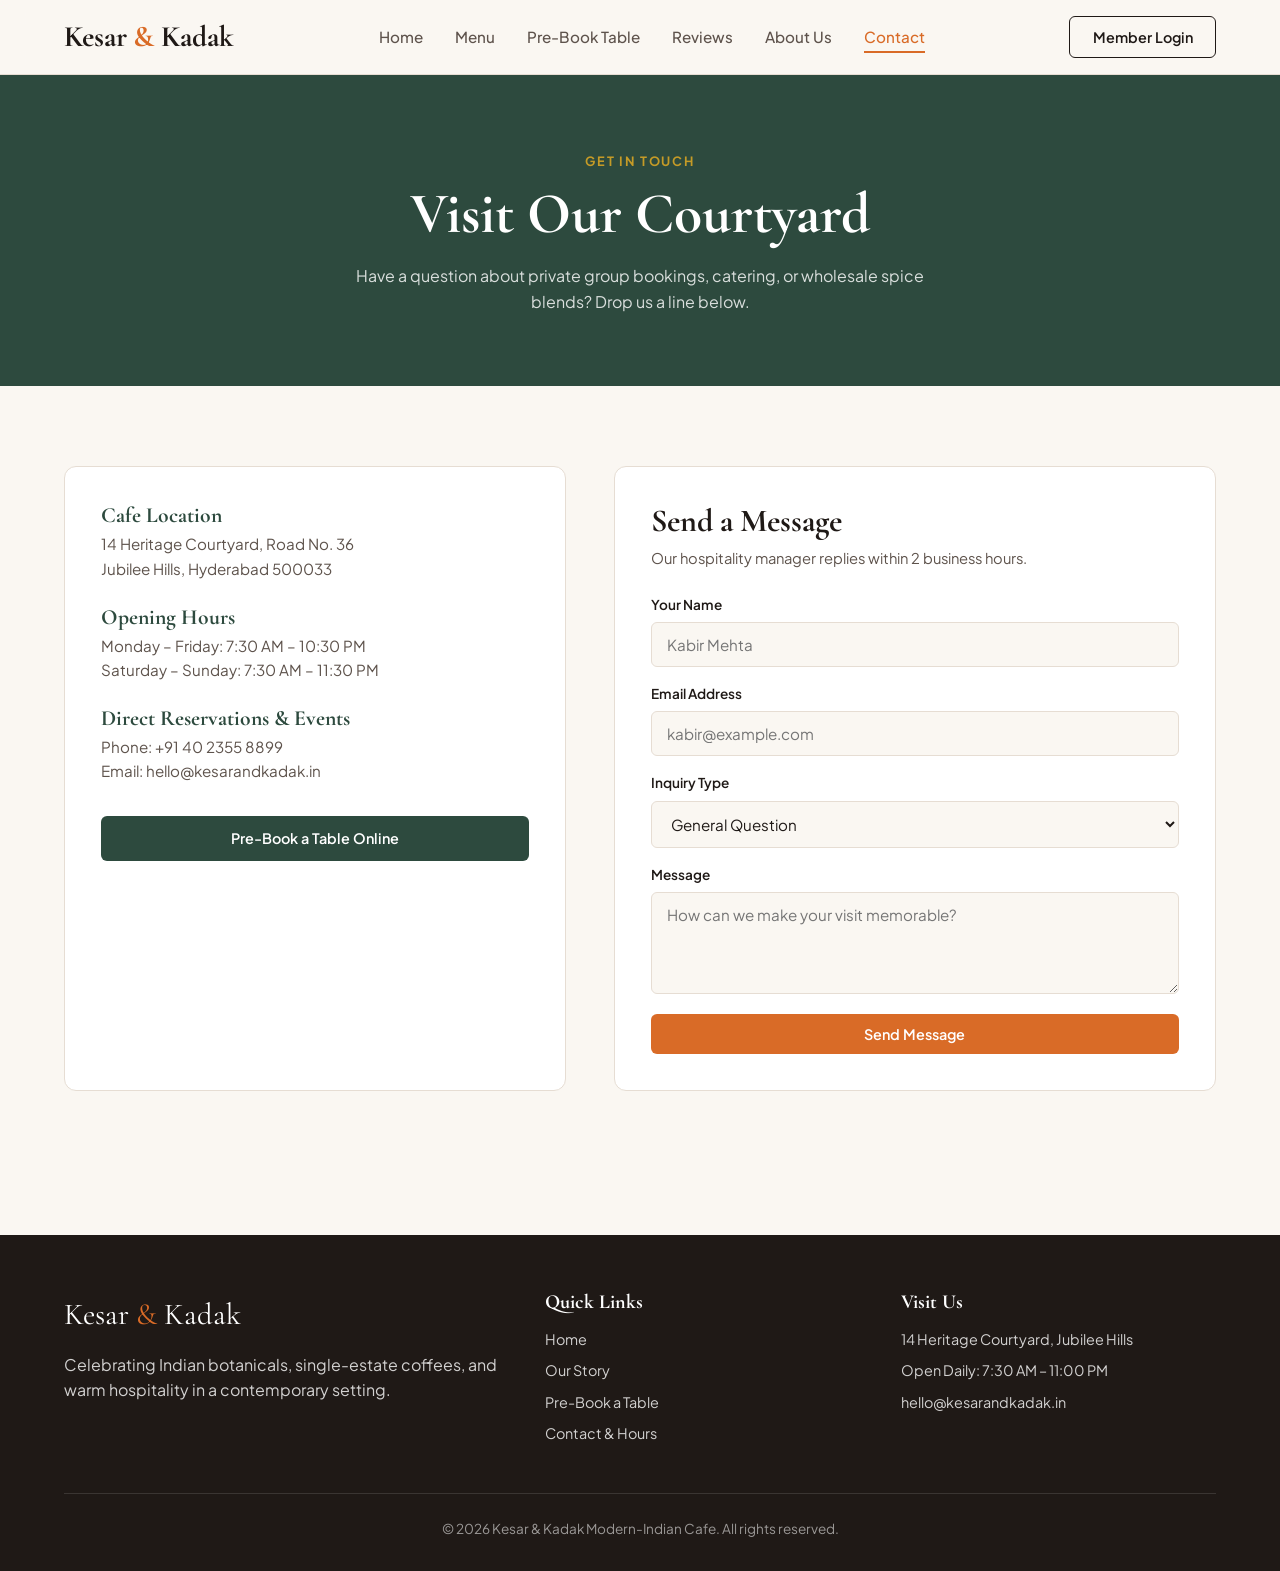
<file: contact.html>
<!DOCTYPE html>
<html lang="en">
<head>
  <meta charset="UTF-8" />
  <meta name="viewport" content="width=device-width, initial-scale=1.0" />
  <title>Contact Us | Kesar &amp; Kadak Modern-Indian Cafe</title>
  <link rel="stylesheet" href="style.css" />
</head>
<body>

  <!-- Navigation -->
  <header class="navbar">
    <a href="index.html" class="brand-logo">Kesar <span>&amp;</span> Kadak</a>
    <nav class="nav-links">
      <a href="index.html">Home</a>
      <a href="index.html#menu">Menu</a>
      <a href="index.html#booking">Pre-Book Table</a>
      <a href="index.html#reviews">Reviews</a>
      <a href="about.html">About Us</a>
      <a href="contact.html" class="active">Contact</a>
    </nav>
    <div class="nav-actions" id="authContainer">
      <button class="btn btn-outline" onclick="openLoginModal()">Member Login</button>
    </div>
  </header>

  <!-- Page Banner -->
  <section class="page-banner">
    <span>Get In Touch</span>
    <h1>Visit Our Courtyard</h1>
    <p>Have a question about private group bookings, catering, or wholesale spice blends? Drop us a line below.</p>
  </section>

  <!-- Contact Details & Form -->
  <section class="section">
    <div class="contact-grid">
      <div class="contact-card">
        <div class="contact-item">
          <h4>Cafe Location</h4>
          <p>14 Heritage Courtyard, Road No. 36<br />Jubilee Hills, Hyderabad 500033</p>
        </div>
        <div class="contact-item">
          <h4>Opening Hours</h4>
          <p>Monday – Friday: 7:30 AM – 10:30 PM<br />Saturday – Sunday: 7:30 AM – 11:30 PM</p>
        </div>
        <div class="contact-item">
          <h4>Direct Reservations &amp; Events</h4>
          <p>Phone: +91 40 2355 8899<br />Email: hello@kesarandkadak.in</p>
        </div>
        <a href="index.html#booking" class="btn btn-secondary" style="width: 100%; margin-top: 0.5rem;">Pre-Book a Table Online</a>
      </div>

      <div class="contact-card">
        <h3 style="font-size: 2rem; margin-bottom: 0.4rem;">Send a Message</h3>
        <p style="color: var(--text-muted); font-size: 0.92rem; margin-bottom: 1.5rem;">Our hospitality manager replies within 2 business hours.</p>
        <form id="contactForm" onsubmit="handleContactSubmit(event)">
          <div class="form-group" style="margin-bottom: 1rem;">
            <label for="cName">Your Name</label>
            <input type="text" id="cName" placeholder="Kabir Mehta" required />
          </div>
          <div class="form-group" style="margin-bottom: 1rem;">
            <label for="cEmail">Email Address</label>
            <input type="email" id="cEmail" placeholder="kabir@example.com" required />
          </div>
          <div class="form-group" style="margin-bottom: 1rem;">
            <label for="cSubject">Inquiry Type</label>
            <select id="cSubject">
              <option value="General Question">General Question</option>
              <option value="Private Event / Courtyard Booking">Private Event / Courtyard Booking</option>
              <option value="Catering & Gifting">Catering &amp; Festive Hampers</option>
              <option value="Feedback">Guest Feedback</option>
            </select>
          </div>
          <div class="form-group" style="margin-bottom: 1.25rem;">
            <label for="cMessage">Message</label>
            <textarea id="cMessage" rows="4" placeholder="How can we make your visit memorable?" required></textarea>
          </div>
          <button type="submit" class="btn btn-primary" style="width: 100%;">Send Message</button>
        </form>
      </div>
    </div>
  </section>

  <!-- Footer -->
  <footer>
    <div class="footer-grid">
      <div>
        <div class="footer-brand">Kesar <span>&amp;</span> Kadak</div>
        <p>Celebrating Indian botanicals, single-estate coffees, and warm hospitality in a contemporary setting.</p>
      </div>
      <div class="footer-col">
        <h4>Quick Links</h4>
        <ul>
          <li><a href="index.html">Home</a></li>
          <li><a href="about.html">Our Story</a></li>
          <li><a href="index.html#booking">Pre-Book a Table</a></li>
          <li><a href="contact.html">Contact &amp; Hours</a></li>
        </ul>
      </div>
      <div class="footer-col">
        <h4>Visit Us</h4>
        <ul>
          <li>14 Heritage Courtyard, Jubilee Hills</li>
          <li>Open Daily: 7:30 AM – 11:00 PM</li>
          <li>hello@kesarandkadak.in</li>
        </ul>
      </div>
    </div>
    <div class="footer-bottom">
      &copy; 2026 Kesar &amp; Kadak Modern-Indian Cafe. All rights reserved.
    </div>
  </footer>

  <!-- Login Modal -->
  <div class="modal-overlay" id="loginModal">
    <div class="modal-box">
      <button class="modal-close" onclick="closeLoginModal()">&times;</button>
      <h3>Welcome Back</h3>
      <p>Sign in to auto-fill table reservations and earn Chai Club rewards.</p>
      <form onsubmit="handleLogin(event)">
        <div class="form-group" style="margin-bottom: 1rem;">
          <label for="loginName">Display Name</label>
          <input type="text" id="loginName" placeholder="e.g., Rohan Verma" required />
        </div>
        <div class="form-group" style="margin-bottom: 1.25rem;">
          <label for="loginEmail">Email Address</label>
          <input type="email" id="loginEmail" placeholder="rohan@example.com" required />
        </div>
        <button type="submit" class="btn btn-primary" style="width: 100%;">Sign In</button>
      </form>
    </div>
  </div>

  <div class="toast" id="toast"></div>

  <script>
    function handleContactSubmit(e) {
      e.preventDefault();
      document.getElementById('contactForm').reset();
      showToast("Message received! Our team will reach out shortly.");
    }

    function openLoginModal() { document.getElementById('loginModal').classList.add('open'); }
    function closeLoginModal() { document.getElementById('loginModal').classList.remove('open'); }

    function handleLogin(e) {
      e.preventDefault();
      const name = document.getElementById('loginName').value.trim();
      const email = document.getElementById('loginEmail').value.trim();
      localStorage.setItem('kk_user', JSON.stringify({ name, email }));
      closeLoginModal();
      updateAuthUI();
      showToast(`Namaste, ${name}! You are now signed in.`);
    }

    function logoutUser() {
      localStorage.removeItem('kk_user');
      updateAuthUI();
      showToast("You have been logged out.");
    }

    function updateAuthUI() {
      const container = document.getElementById('authContainer');
      const user = JSON.parse(localStorage.getItem('kk_user'));
      if (user) {
        container.innerHTML = `
          <span class="user-badge">✦ ${user.name}</span>
          <button class="btn btn-outline" style="padding: 0.45rem 0.9rem; font-size: 0.82rem;" onclick="logoutUser()">Logout</button>
        `;
        const cName = document.getElementById('cName');
        const cEmail = document.getElementById('cEmail');
        if (cName && !cName.value) cName.value = user.name;
        if (cEmail && !cEmail.value) cEmail.value = user.email;
      } else {
        container.innerHTML = `<button class="btn btn-outline" onclick="openLoginModal()">Member Login</button>`;
      }
    }

    function showToast(msg) {
      const toast = document.getElementById('toast');
      toast.textContent = msg;
      toast.classList.add('show');
      setTimeout(() => toast.classList.remove('show'), 3500);
    }

    document.addEventListener('DOMContentLoaded', updateAuthUI);
  </script>
</body>
</html>
</file>
<file: style.css>
@import url('https://fonts.googleapis.com/css2?family=Cormorant+Garamond:ital,wght@0,500;0,600;0,700;1,400&family=Plus+Jakarta+Sans:wght@400;500;600;700&display=swap');

:root {
  --bg-cream: #FAF7F2;
  --bg-surface: #FFFFFF;
  --bg-warm: #F3ECE1;
  --text-dark: #1F1916;
  --text-muted: #5E534C;
  --accent-saffron: #D96B27;
  --accent-saffron-hover: #B85417;
  --accent-cardamom: #2D4A3E;
  --accent-gold: #C59B27;
  --border-light: #E6DDD3;
  --shadow-sm: 0 4px 12px rgba(31, 25, 22, 0.05);
  --shadow-md: 0 12px 30px rgba(31, 25, 22, 0.08);
  --radius-sm: 6px;
  --radius-md: 12px;
  --radius-lg: 20px;
}

* {
  box-sizing: border-box;
  margin: 0;
  padding: 0;
}

html {
  scroll-behavior: smooth;
}

body {
  font-family: 'Plus Jakarta Sans', sans-serif;
  background-color: var(--bg-cream);
  color: var(--text-dark);
  line-height: 1.6;
  overflow-x: hidden;
}

h1, h2, h3, h4, .brand-logo {
  font-family: 'Cormorant Garamond', serif;
  font-weight: 700;
  line-height: 1.15;
}

a {
  text-decoration: none;
  color: inherit;
}

ul {
  list-style: none;
}

/* --- Navigation --- */
.navbar {
  position: sticky;
  top: 0;
  z-index: 1000;
  background: rgba(250, 247, 242, 0.92);
  backdrop-filter: blur(12px);
  border-bottom: 1px solid var(--border-light);
  padding: 1rem 5%;
  display: flex;
  justify-content: space-between;
  align-items: center;
}

.brand-logo {
  font-size: 1.85rem;
  color: var(--text-dark);
  display: flex;
  align-items: center;
  gap: 0.4rem;
}

.brand-logo span {
  color: var(--accent-saffron);
}

.nav-links {
  display: flex;
  align-items: center;
  gap: 2rem;
}

.nav-links a {
  font-size: 0.95rem;
  font-weight: 500;
  color: var(--text-muted);
  transition: color 0.2s ease;
  position: relative;
}

.nav-links a:hover,
.nav-links a.active {
  color: var(--accent-saffron);
}

.nav-links a.active::after {
  content: '';
  position: absolute;
  bottom: -4px;
  left: 0;
  width: 100%;
  height: 2px;
  background-color: var(--accent-saffron);
}

.nav-actions {
  display: flex;
  align-items: center;
  gap: 1rem;
}

/* --- Buttons --- */
.btn {
  display: inline-flex;
  align-items: center;
  justify-content: center;
  gap: 0.5rem;
  padding: 0.7rem 1.4rem;
  border-radius: var(--radius-sm);
  font-family: 'Plus Jakarta Sans', sans-serif;
  font-size: 0.9rem;
  font-weight: 600;
  cursor: pointer;
  transition: all 0.25s ease;
  border: none;
}

.btn-primary {
  background-color: var(--accent-saffron);
  color: #FFFFFF;
}

.btn-primary:hover {
  background-color: var(--accent-saffron-hover);
  transform: translateY(-1px);
  box-shadow: var(--shadow-sm);
}

.btn-secondary {
  background-color: var(--accent-cardamom);
  color: #FFFFFF;
}

.btn-secondary:hover {
  background-color: #21372E;
  transform: translateY(-1px);
}

.btn-outline {
  background-color: transparent;
  border: 1.5px solid var(--text-dark);
  color: var(--text-dark);
}

.btn-outline:hover {
  background-color: var(--text-dark);
  color: #FFFFFF;
}

.user-badge {
  display: inline-flex;
  align-items: center;
  gap: 0.5rem;
  background: var(--bg-warm);
  border: 1px solid var(--border-light);
  padding: 0.45rem 0.9rem;
  border-radius: 50px;
  font-size: 0.85rem;
  font-weight: 600;
  color: var(--accent-cardamom);
}

/* --- Hero Section --- */
.hero {
  display: grid;
  grid-template-columns: 1.1fr 0.9fr;
  align-items: center;
  gap: 3rem;
  padding: 4.5rem 5%;
  max-width: 1360px;
  margin: 0 auto;
}

.hero-tag {
  display: inline-block;
  text-transform: uppercase;
  letter-spacing: 0.12em;
  font-size: 0.78rem;
  font-weight: 700;
  color: var(--accent-saffron);
  background: rgba(217, 107, 39, 0.1);
  padding: 0.4rem 0.9rem;
  border-radius: 50px;
  margin-bottom: 1.25rem;
}

.hero h1 {
  font-size: clamp(2.8rem, 5vw, 4.4rem);
  color: var(--text-dark);
  margin-bottom: 1.25rem;
}

.hero p {
  font-size: 1.1rem;
  color: var(--text-muted);
  max-width: 540px;
  margin-bottom: 2rem;
}

.hero-buttons {
  display: flex;
  flex-wrap: wrap;
  gap: 1rem;
}

.hero-visual {
  position: relative;
}

.hero-img-card {
  border-radius: var(--radius-lg);
  overflow: hidden;
  box-shadow: var(--shadow-md);
  border: 6px solid #FFFFFF;
  aspect-ratio: 4/5;
  background-color: var(--bg-warm);
}

.hero-img-card img {
  width: 100%;
  height: 100%;
  object-fit: cover;
  display: block;
}

.floating-badge {
  position: absolute;
  bottom: 24px;
  left: -24px;
  background: var(--bg-surface);
  padding: 1rem 1.4rem;
  border-radius: var(--radius-md);
  box-shadow: var(--shadow-md);
  border: 1px solid var(--border-light);
}

.floating-badge strong {
  display: block;
  font-family: 'Cormorant Garamond', serif;
  font-size: 1.35rem;
  color: var(--accent-cardamom);
}

.floating-badge span {
  font-size: 0.82rem;
  color: var(--text-muted);
}

/* --- Containers & Section Headers --- */
.section {
  padding: 5rem 5%;
  max-width: 1360px;
  margin: 0 auto;
}

.section-warm {
  background-color: var(--bg-warm);
  max-width: 100%;
}

.section-warm > .inner {
  max-width: 1360px;
  margin: 0 auto;
}

.section-header {
  text-align: center;
  max-width: 650px;
  margin: 0 auto 3.5rem;
}

.section-header span {
  text-transform: uppercase;
  letter-spacing: 0.1em;
  font-size: 0.8rem;
  font-weight: 700;
  color: var(--accent-saffron);
}

.section-header h2 {
  font-size: 2.75rem;
  margin: 0.5rem 0 0.75rem;
}

.section-header p {
  color: var(--text-muted);
}

/* --- Menu Section --- */
.menu-tabs {
  display: flex;
  justify-content: center;
  flex-wrap: wrap;
  gap: 0.75rem;
  margin-bottom: 2.5rem;
}

.tab-btn {
  background: var(--bg-surface);
  border: 1px solid var(--border-light);
  padding: 0.6rem 1.3rem;
  border-radius: 50px;
  font-size: 0.9rem;
  font-weight: 600;
  color: var(--text-muted);
  cursor: pointer;
  transition: all 0.2s ease;
}

.tab-btn.active,
.tab-btn:hover {
  background: var(--accent-cardamom);
  color: #FFFFFF;
  border-color: var(--accent-cardamom);
}

.menu-grid {
  display: grid;
  grid-template-columns: repeat(auto-fill, minmax(310px, 1fr));
  gap: 1.75rem;
}

.menu-card {
  background: var(--bg-surface);
  border: 1px solid var(--border-light);
  border-radius: var(--radius-md);
  padding: 1.5rem;
  box-shadow: var(--shadow-sm);
  display: flex;
  flex-direction: column;
  justify-content: space-between;
  transition: transform 0.2s ease;
}

.menu-card:hover {
  transform: translateY(-4px);
}

.menu-card-top {
  display: flex;
  justify-content: space-between;
  align-items: flex-start;
  gap: 1rem;
  margin-bottom: 0.6rem;
}

.menu-card h3 {
  font-size: 1.45rem;
}

.menu-price {
  font-weight: 700;
  color: var(--accent-saffron);
  font-size: 1.05rem;
}

.menu-card p {
  font-size: 0.9rem;
  color: var(--text-muted);
  margin-bottom: 1rem;
}

.menu-tag {
  align-self: flex-start;
  font-size: 0.75rem;
  font-weight: 600;
  padding: 0.25rem 0.65rem;
  border-radius: 4px;
  background: var(--bg-warm);
  color: var(--accent-cardamom);
}

/* --- Table Pre-Booking Section --- */
.booking-wrapper {
  display: grid;
  grid-template-columns: 1fr 1.2fr;
  gap: 3rem;
  background: var(--bg-surface);
  border: 1px solid var(--border-light);
  border-radius: var(--radius-lg);
  padding: 3rem;
  box-shadow: var(--shadow-md);
}

.booking-info h3 {
  font-size: 2.2rem;
  margin-bottom: 1rem;
}

.booking-info p {
  color: var(--text-muted);
  margin-bottom: 1.5rem;
}

.booking-perks li {
  display: flex;
  align-items: center;
  gap: 0.75rem;
  margin-bottom: 0.85rem;
  font-size: 0.95rem;
  font-weight: 500;
}

.booking-perks li::before {
  content: '✦';
  color: var(--accent-saffron);
  font-weight: bold;
}

.form-grid {
  display: grid;
  grid-template-columns: 1fr 1fr;
  gap: 1.15rem;
}

.form-group {
  display: flex;
  flex-direction: column;
  gap: 0.4rem;
}

.form-group.full {
  grid-column: 1 / -1;
}

label {
  font-size: 0.85rem;
  font-weight: 600;
  color: var(--text-dark);
}

input, select, textarea {
  width: 100%;
  padding: 0.75rem 0.95rem;
  border: 1px solid var(--border-light);
  border-radius: var(--radius-sm);
  font-family: 'Plus Jakarta Sans', sans-serif;
  font-size: 0.95rem;
  background-color: var(--bg-cream);
  color: var(--text-dark);
  transition: border-color 0.2s ease;
}

input:focus, select:focus, textarea:focus {
  outline: none;
  border-color: var(--accent-saffron);
  background-color: #FFFFFF;
}

.booking-confirmation {
  margin-top: 1.25rem;
  padding: 1rem;
  border-radius: var(--radius-sm);
  background: rgba(45, 74, 62, 0.1);
  border: 1px solid var(--accent-cardamom);
  color: var(--accent-cardamom);
  font-size: 0.92rem;
  display: none;
}

/* --- Reviews Section --- */
.reviews-layout {
  display: grid;
  grid-template-columns: 1.3fr 0.9fr;
  gap: 2.5rem;
  align-items: start;
}

.reviews-grid {
  display: grid;
  gap: 1.25rem;
}

.review-card {
  background: var(--bg-surface);
  border: 1px solid var(--border-light);
  border-radius: var(--radius-md);
  padding: 1.5rem;
  box-shadow: var(--shadow-sm);
}

.review-header {
  display: flex;
  justify-content: space-between;
  align-items: center;
  margin-bottom: 0.65rem;
}

.reviewer-name {
  font-weight: 700;
  font-size: 1rem;
}

.review-date {
  font-size: 0.8rem;
  color: var(--text-muted);
}

.review-stars {
  color: var(--accent-gold);
  letter-spacing: 2px;
  font-size: 1rem;
  margin-bottom: 0.5rem;
}

.review-text {
  color: var(--text-muted);
  font-size: 0.95rem;
}

.review-form-box {
  background: var(--bg-surface);
  border: 1px solid var(--border-light);
  border-radius: var(--radius-md);
  padding: 2rem;
  box-shadow: var(--shadow-sm);
}

.review-form-box h3 {
  font-size: 1.75rem;
  margin-bottom: 0.4rem;
}

.review-form-box p {
  font-size: 0.9rem;
  color: var(--text-muted);
  margin-bottom: 1.25rem;
}

/* --- About & Contact Specific Layouts --- */
.page-banner {
  background-color: var(--accent-cardamom);
  color: #FFFFFF;
  text-align: center;
  padding: 4.5rem 5%;
}

.page-banner span {
  text-transform: uppercase;
  letter-spacing: 0.14em;
  font-size: 0.8rem;
  color: var(--accent-gold);
  font-weight: 700;
}

.page-banner h1 {
  font-size: clamp(2.5rem, 4.5vw, 3.8rem);
  margin: 0.5rem 0 1rem;
}

.page-banner p {
  max-width: 620px;
  margin: 0 auto;
  color: rgba(255, 255, 255, 0.82);
}

.split-grid {
  display: grid;
  grid-template-columns: 1fr 1fr;
  gap: 3.5rem;
  align-items: center;
}

.split-image {
  border-radius: var(--radius-lg);
  overflow: hidden;
  box-shadow: var(--shadow-md);
}

.split-image img {
  width: 100%;
  height: 430px;
  object-fit: cover;
  display: block;
}

.values-grid {
  display: grid;
  grid-template-columns: repeat(auto-fit, minmax(260px, 1fr));
  gap: 1.75rem;
}

.value-card {
  background: var(--bg-surface);
  padding: 2rem;
  border-radius: var(--radius-md);
  border: 1px solid var(--border-light);
}

.value-card h3 {
  font-size: 1.55rem;
  color: var(--accent-saffron);
  margin-bottom: 0.6rem;
}

.contact-grid {
  display: grid;
  grid-template-columns: 1fr 1.2fr;
  gap: 3rem;
}

.contact-card {
  background: var(--bg-surface);
  padding: 2.25rem;
  border-radius: var(--radius-md);
  border: 1px solid var(--border-light);
}

.contact-item {
  margin-bottom: 1.5rem;
}

.contact-item h4 {
  font-size: 1.35rem;
  color: var(--accent-cardamom);
  margin-bottom: 0.25rem;
}

.contact-item p {
  color: var(--text-muted);
  font-size: 0.95rem;
}

/* --- Login Modal --- */
.modal-overlay {
  position: fixed;
  inset: 0;
  background: rgba(31, 25, 22, 0.6);
  backdrop-filter: blur(4px);
  display: none;
  align-items: center;
  justify-content: center;
  z-index: 2000;
  padding: 1rem;
}

.modal-overlay.open {
  display: flex;
}

.modal-box {
  background: var(--bg-surface);
  width: 100%;
  max-width: 420px;
  border-radius: var(--radius-md);
  padding: 2.25rem;
  position: relative;
  box-shadow: var(--shadow-md);
}

.modal-close {
  position: absolute;
  top: 1rem;
  right: 1.2rem;
  background: none;
  border: none;
  font-size: 1.5rem;
  cursor: pointer;
  color: var(--text-muted);
}

.modal-box h3 {
  font-size: 2rem;
  margin-bottom: 0.35rem;
}

.modal-box p {
  font-size: 0.9rem;
  color: var(--text-muted);
  margin-bottom: 1.5rem;
}

/* --- Toast Notification --- */
.toast {
  position: fixed;
  bottom: 24px;
  right: 24px;
  background: var(--text-dark);
  color: #FFFFFF;
  padding: 0.9rem 1.4rem;
  border-radius: var(--radius-sm);
  font-size: 0.9rem;
  font-weight: 500;
  box-shadow: var(--shadow-md);
  transform: translateY(120%);
  opacity: 0;
  transition: all 0.3s ease;
  z-index: 3000;
}

.toast.show {
  transform: translateY(0);
  opacity: 1;
}

/* --- Footer --- */
footer {
  background: var(--text-dark);
  color: rgba(255, 255, 255, 0.8);
  padding: 3.5rem 5% 2rem;
  margin-top: 4rem;
}

.footer-grid {
  max-width: 1360px;
  margin: 0 auto;
  display: grid;
  grid-template-columns: 1.4fr 1fr 1fr;
  gap: 2.5rem;
  padding-bottom: 2.5rem;
  border-bottom: 1px solid rgba(255, 255, 255, 0.12);
}

.footer-brand {
  font-family: 'Cormorant Garamond', serif;
  font-size: 1.9rem;
  color: #FFFFFF;
  margin-bottom: 0.75rem;
}

.footer-brand span {
  color: var(--accent-saffron);
}

.footer-col h4 {
  color: #FFFFFF;
  font-size: 1.25rem;
  margin-bottom: 0.9rem;
}

.footer-col ul li {
  margin-bottom: 0.5rem;
  font-size: 0.9rem;
}

.footer-col a:hover {
  color: var(--accent-saffron);
}

.footer-bottom {
  max-width: 1360px;
  margin: 1.5rem auto 0;
  text-align: center;
  font-size: 0.85rem;
  color: rgba(255, 255, 255, 0.55);
}

/* --- Responsive --- */
@media (max-width: 920px) {
  .hero,
  .booking-wrapper,
  .reviews-layout,
  .split-grid,
  .contact-grid,
  .footer-grid {
    grid-template-columns: 1fr;
  }

  .floating-badge {
    left: 16px;
    bottom: 16px;
  }
}

@media (max-width: 640px) {
  .nav-links {
    display: none;
  }
  .form-grid {
    grid-template-columns: 1fr;
  }
  .booking-wrapper {
    padding: 1.75rem;
  }
}
</file>
